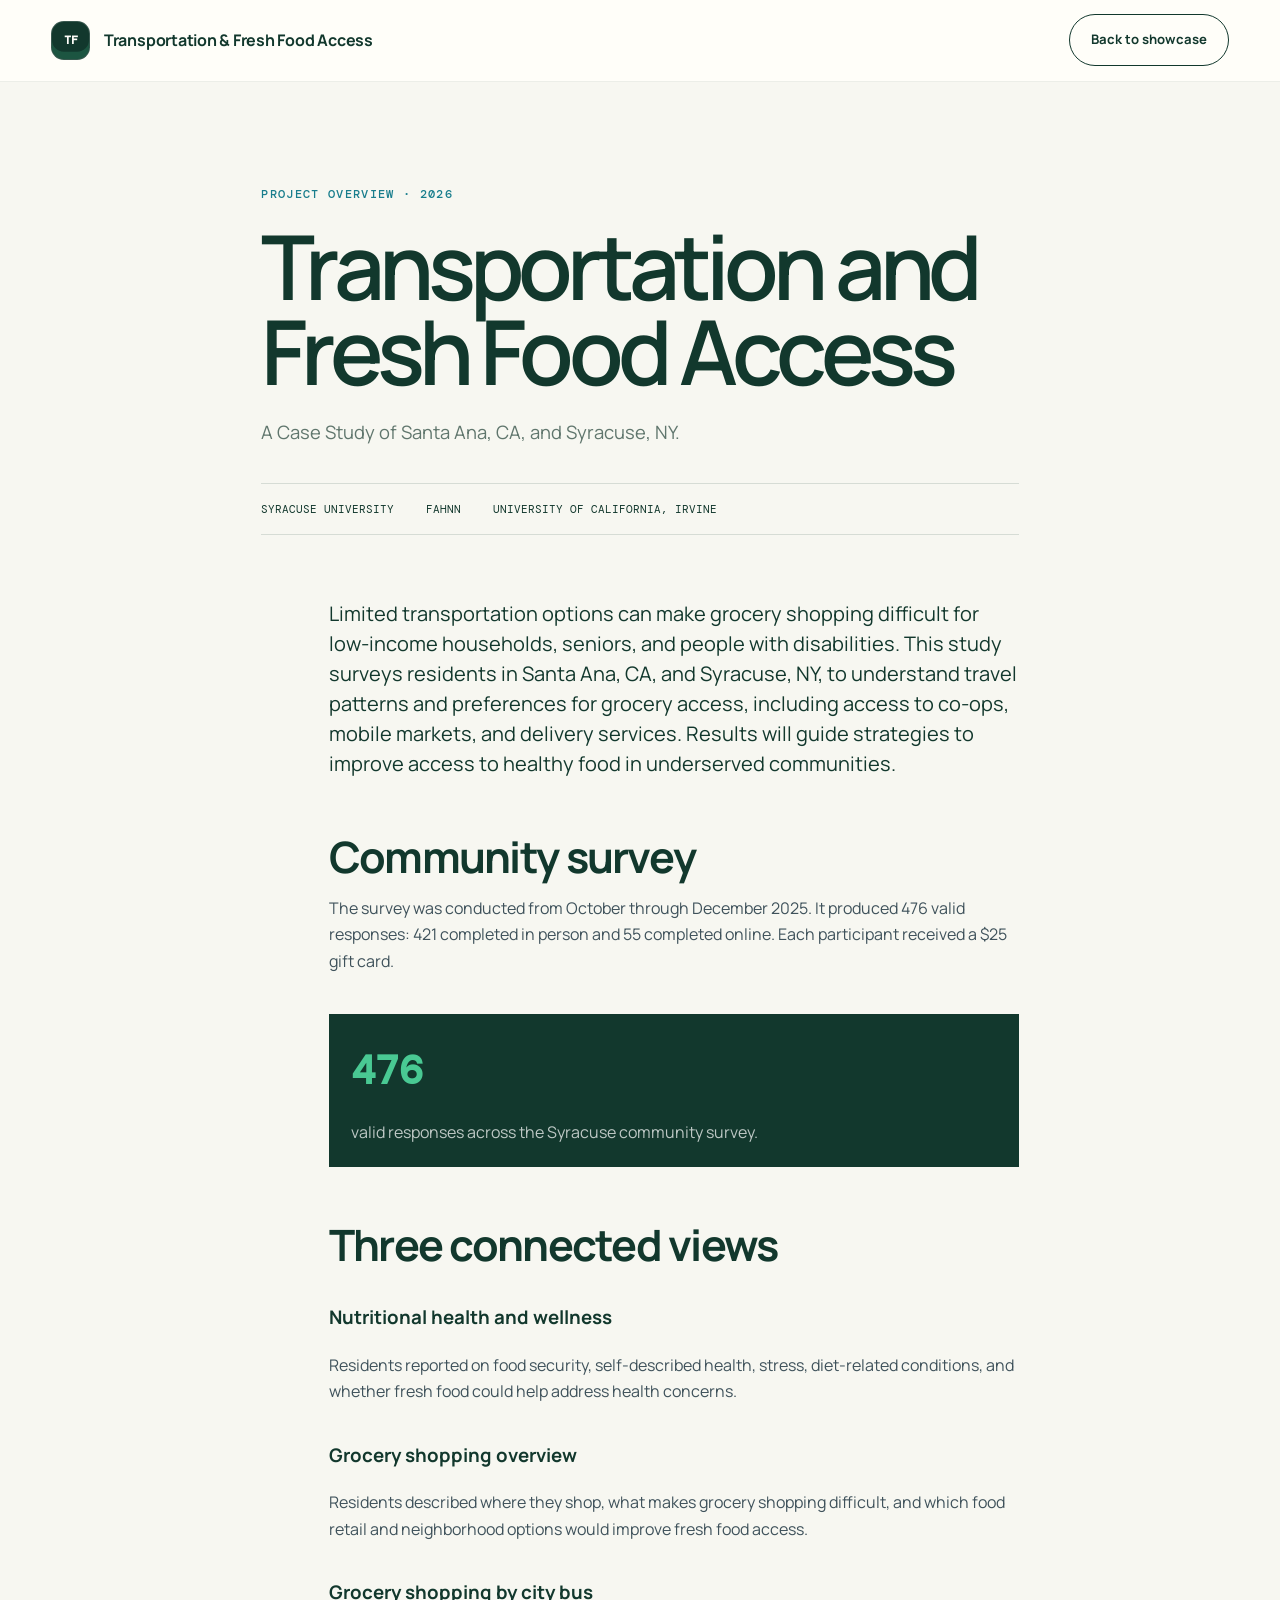
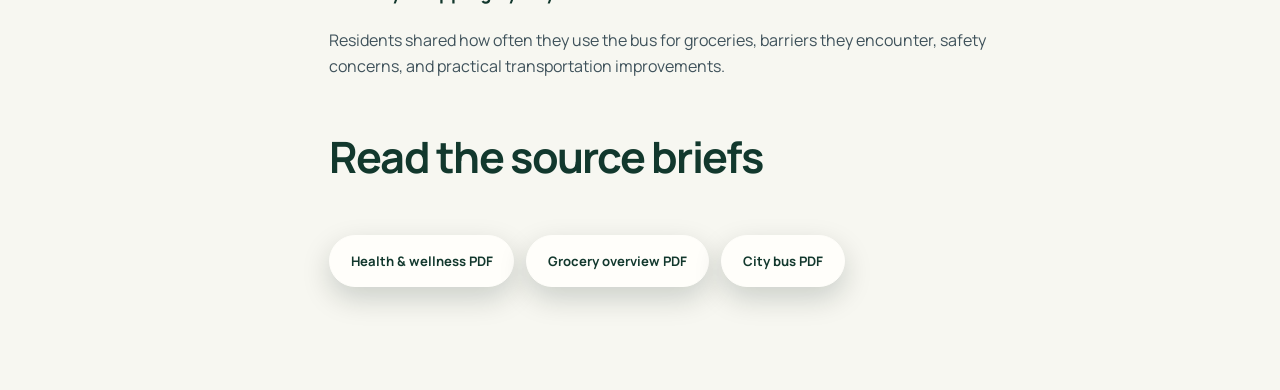
<file: reports/baseline.html>
<!doctype html>
<html lang="en">
  <head><meta charset="utf-8" /><meta name="viewport" content="width=device-width, initial-scale=1" /><meta name="description" content="Transportation and Fresh Food Access: A Case Study of Santa Ana, CA, and Syracuse, NY." /><title>Project Overview — Transportation and Fresh Food Access</title><link rel="stylesheet" href="../styles.css" /></head>
  <body class="report-page">
    <header class="site-header report-header"><a class="brand" href="../index.html"><span class="brand-mark" aria-hidden="true">TF</span><span>Transportation &amp; Fresh Food Access</span></a><a class="button button-ghost" href="../index.html#reports">Back to showcase</a></header>
    <main class="report-main">
      <p class="eyebrow report-kicker">Project overview · 2026</p><h1>Transportation and Fresh Food Access</h1><p class="report-deck">A Case Study of Santa Ana, CA, and Syracuse, NY.</p>
      <div class="report-byline"><span>Syracuse University</span><span>FAHNN</span><span>University of California, Irvine</span></div>
      <article class="report-content">
        <p class="report-lead">Limited transportation options can make grocery shopping difficult for low-income households, seniors, and people with disabilities. This study surveys residents in Santa Ana, CA, and Syracuse, NY, to understand travel patterns and preferences for grocery access, including access to co-ops, mobile markets, and delivery services. Results will guide strategies to improve access to healthy food in underserved communities.</p>
        <h2>Community survey</h2><p>The survey was conducted from October through December 2025. It produced 476 valid responses: 421 completed in person and 55 completed online. Each participant received a $25 gift card.</p>
        <div class="report-callout"><strong>476</strong><p>valid responses across the Syracuse community survey.</p></div>
        <h2>Three connected views</h2><h3>Nutritional health and wellness</h3><p>Residents reported on food security, self-described health, stress, diet-related conditions, and whether fresh food could help address health concerns.</p><h3>Grocery shopping overview</h3><p>Residents described where they shop, what makes grocery shopping difficult, and which food retail and neighborhood options would improve fresh food access.</p><h3>Grocery shopping by city bus</h3><p>Residents shared how often they use the bus for groceries, barriers they encounter, safety concerns, and practical transportation improvements.</p>
        <h2>Read the source briefs</h2><div class="report-actions"><a class="button button-primary" href="community-brief-health-wellness.pdf" download>Health & wellness PDF</a><a class="button button-primary" href="community-brief-grocery-shopping-overview.pdf" download>Grocery overview PDF</a><a class="button button-primary" href="community-brief-grocery-shopping-by-city-bus.pdf" download>City bus PDF</a></div>
      </article>
    </main>
  </body>
</html>
</file>
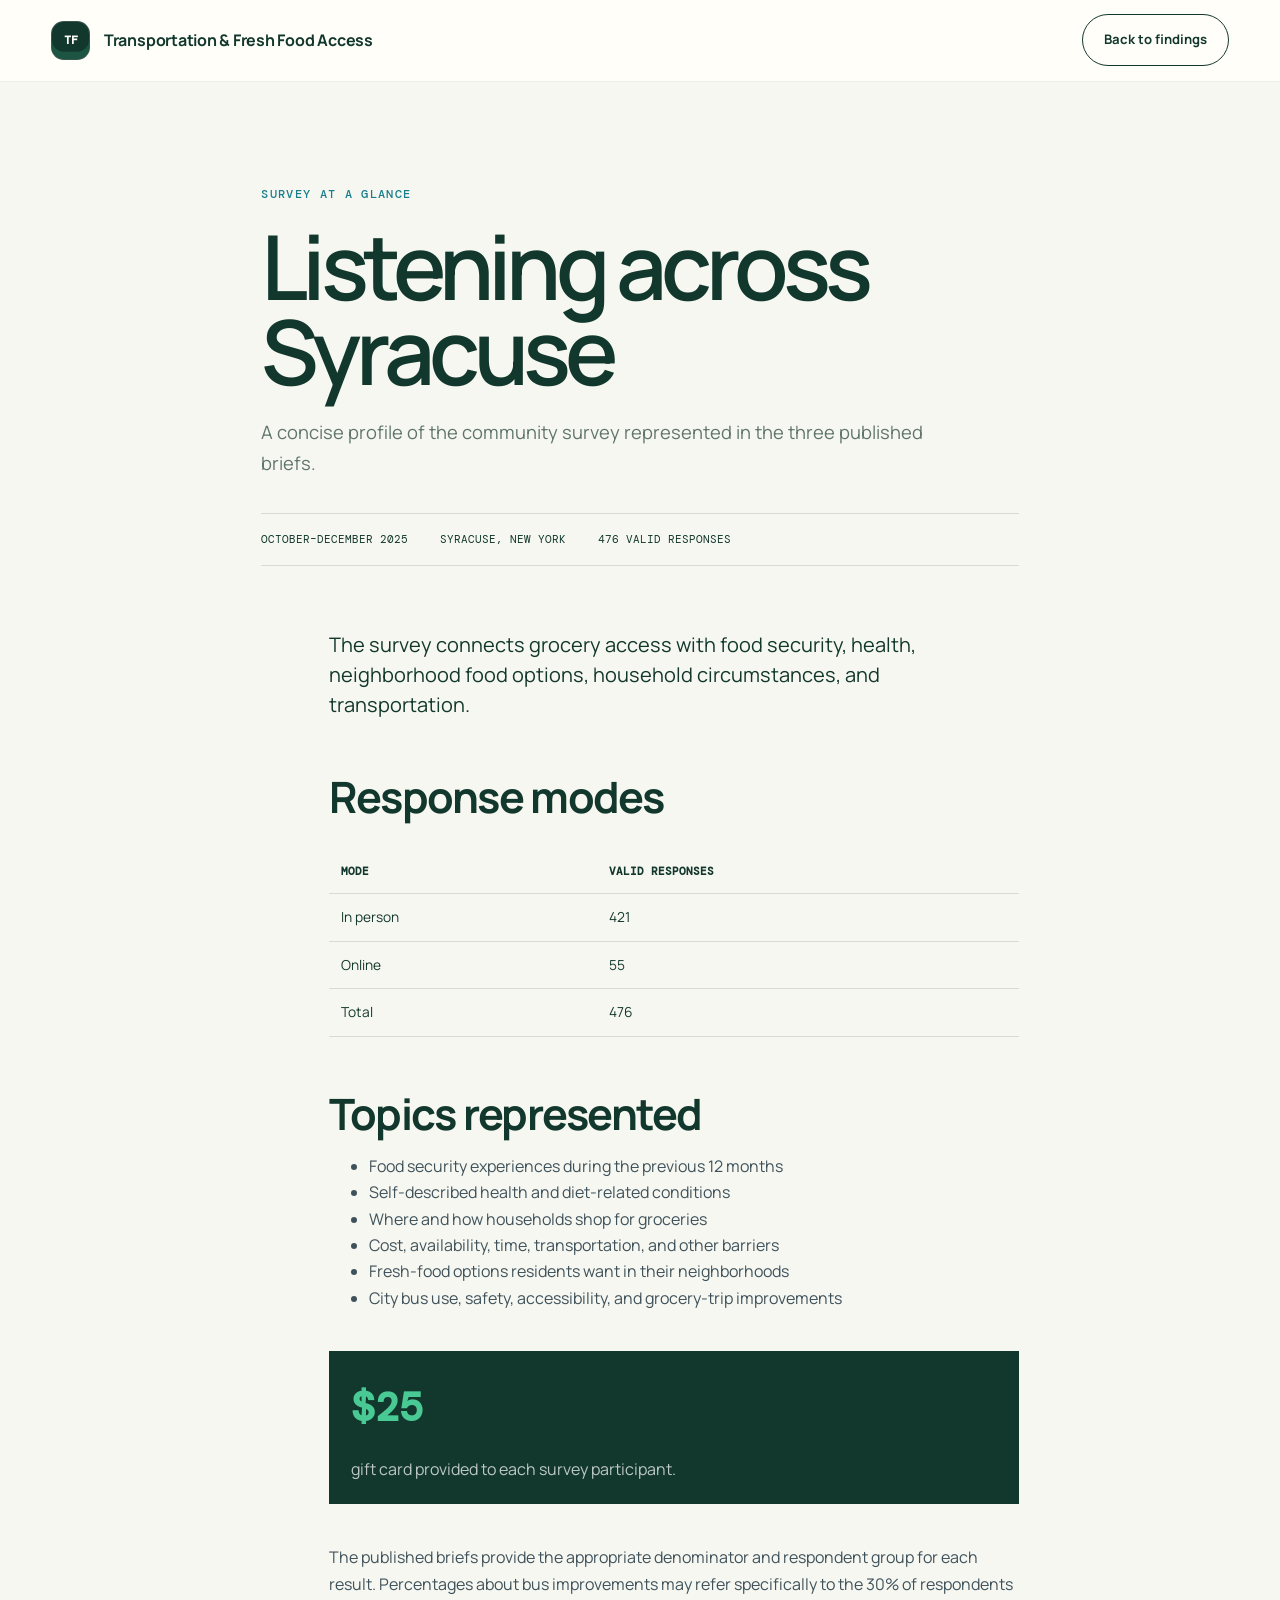
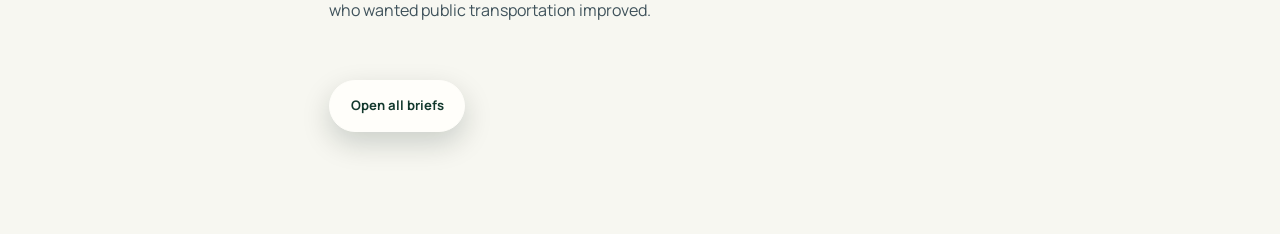
<file: reports/methods.html>
<!doctype html>
<html lang="en">
  <head><meta charset="utf-8" /><meta name="viewport" content="width=device-width, initial-scale=1" /><meta name="description" content="Syracuse survey snapshot for Transportation and Fresh Food Access." /><title>Survey at a Glance — Transportation and Fresh Food Access</title><link rel="stylesheet" href="../styles.css" /></head>
  <body class="report-page">
    <header class="site-header report-header"><a class="brand" href="../index.html"><span class="brand-mark" aria-hidden="true">TF</span><span>Transportation &amp; Fresh Food Access</span></a><a class="button button-ghost" href="../index.html#findings">Back to findings</a></header>
    <main class="report-main">
      <p class="eyebrow report-kicker">Survey at a glance</p><h1>Listening across Syracuse</h1><p class="report-deck">A concise profile of the community survey represented in the three published briefs.</p>
      <div class="report-byline"><span>October–December 2025</span><span>Syracuse, New York</span><span>476 valid responses</span></div>
      <article class="report-content">
        <p class="report-lead">The survey connects grocery access with food security, health, neighborhood food options, household circumstances, and transportation.</p>
        <h2>Response modes</h2><table class="report-table"><thead><tr><th>Mode</th><th>Valid responses</th></tr></thead><tbody><tr><td>In person</td><td>421</td></tr><tr><td>Online</td><td>55</td></tr><tr><td>Total</td><td>476</td></tr></tbody></table>
        <h2>Topics represented</h2><ul><li>Food security experiences during the previous 12 months</li><li>Self-described health and diet-related conditions</li><li>Where and how households shop for groceries</li><li>Cost, availability, time, transportation, and other barriers</li><li>Fresh-food options residents want in their neighborhoods</li><li>City bus use, safety, accessibility, and grocery-trip improvements</li></ul>
        <div class="report-callout"><strong>$25</strong><p>gift card provided to each survey participant.</p></div>
        <p>The published briefs provide the appropriate denominator and respondent group for each result. Percentages about bus improvements may refer specifically to the 30% of respondents who wanted public transportation improved.</p>
        <div class="report-actions"><a class="button button-primary" href="../index.html#reports">Open all briefs</a></div>
      </article>
    </main>
  </body>
</html>
</file>
<file: styles.css>
@import url("https://fonts.googleapis.com/css2?family=DM+Mono:wght@400;500&family=Manrope:wght@400;500;600;700&family=Newsreader:ital,opsz,wght@1,6..72,500&display=swap");

:root {
  --ink: #12382d;
  --ink-soft: #315b4c;
  --paper: #f7f7f1;
  --white: #fffefa;
  --cyan: #49c993;
  --lime: #d9ee67;
  --sun: #f7c74f;
  --coral: #ef7657;
  --line: rgba(18, 56, 45, 0.14);
  --muted: #60766d;
  --max: 1240px;
  --gutter: clamp(1.25rem, 4vw, 4.5rem);
  --radius: 1.6rem;
  --shadow: 0 1.2rem 3.5rem rgba(18, 56, 45, 0.11);
}

* { box-sizing: border-box; }

html { scroll-behavior: smooth; }

body {
  margin: 0;
  background: var(--paper);
  color: var(--ink);
  font-family: "Manrope", system-ui, sans-serif;
  font-size: 1rem;
  line-height: 1.65;
  text-rendering: optimizeLegibility;
}

body.menu-open { overflow: hidden; }

img, svg { display: block; max-width: 100%; }
a { color: inherit; }
button { font: inherit; }

.sr-only {
  position: absolute;
  width: 1px;
  height: 1px;
  padding: 0;
  margin: -1px;
  overflow: hidden;
  clip: rect(0, 0, 0, 0);
  white-space: nowrap;
  border: 0;
}

.skip-link {
  position: fixed;
  z-index: 100;
  top: 0.75rem;
  left: 0.75rem;
  padding: 0.65rem 0.9rem;
  background: var(--lime);
  color: var(--ink);
  transform: translateY(-160%);
}

.skip-link:focus { transform: translateY(0); }

.site-header {
  position: sticky;
  z-index: 20;
  top: 0;
  display: flex;
  align-items: center;
  justify-content: space-between;
  min-height: 4.75rem;
  padding: 0 var(--gutter);
  background: rgba(255, 254, 250, 0.9);
  border-bottom: 1px solid transparent;
  backdrop-filter: blur(14px);
  transition: border-color 180ms ease;
}

.site-header.scrolled { border-color: var(--line); box-shadow: 0 0.5rem 1.5rem rgba(23, 59, 47, 0.06); }

.brand {
  display: inline-flex;
  align-items: center;
  gap: 0.7rem;
  font-size: 0.88rem;
  font-weight: 700;
  letter-spacing: 0.02em;
  text-decoration: none;
}

.brand-mark {
  display: grid;
  place-items: center;
  width: 2.2rem;
  height: 2.2rem;
  background: linear-gradient(145deg, #1d6b4e, #2d8b61);
  color: var(--white);
  border-radius: 50%;
  font-family: "DM Mono", monospace;
  font-size: 0.72rem;
}

.brand-icon {
  width: 1.55rem;
  height: 1.55rem;
  overflow: visible;
  fill: none;
  stroke: var(--white);
  stroke-linecap: round;
  stroke-linejoin: round;
  stroke-width: 1.8;
}

.brand-icon-fruit {
  fill: #e84b3c;
  stroke: #ff9a86;
}

.brand-icon-leaf {
  fill: var(--lime);
  stroke: var(--lime);
}

.site-nav { display: flex; gap: clamp(1.1rem, 2.5vw, 2.5rem); }

.site-nav a {
  position: relative;
  font-size: 0.82rem;
  font-weight: 600;
  text-decoration: none;
}

.site-nav a::after {
  position: absolute;
  right: 0;
  bottom: -0.35rem;
  left: 0;
  height: 2px;
  background: var(--cyan);
  content: "";
  transform: scaleX(0);
  transform-origin: right;
  transition: transform 180ms ease;
}

.site-nav a:hover::after, .site-nav a:focus-visible::after { transform: scaleX(1); transform-origin: left; }

.menu-button { display: none; }

.hero {
  position: relative;
  display: grid;
  align-items: center;
  min-height: min(46rem, calc(100svh - 4.75rem));
  overflow: hidden;
  padding: clamp(5rem, 10vw, 8rem) var(--gutter);
  background: linear-gradient(135deg, #123d30 0%, #1d6248 58%, #2b7b54 100%);
  color: var(--white);
}

.hero::before, .hero::after { position: absolute; border-radius: 50%; content: ""; pointer-events: none; }
.hero::before { top: -15rem; right: -7rem; width: 36rem; height: 36rem; background: rgba(216, 233, 110, 0.13); }
.hero::after { right: 22%; bottom: -18rem; width: 30rem; height: 30rem; border: 5rem solid rgba(83, 197, 143, 0.12); }
.hero-copy { position: relative; z-index: 1; width: min(100%, var(--max)); margin: 0 auto; }

.eyebrow {
  margin: 0 0 1.2rem;
  font-family: "DM Mono", monospace;
  font-size: 0.76rem;
  font-weight: 500;
  letter-spacing: 0.11em;
  text-transform: uppercase;
}

.hero h1 {
  max-width: 15ch;
  margin: 0;
  font-size: clamp(3rem, 7vw, 6.8rem);
  font-weight: 600;
  letter-spacing: -0.068em;
  line-height: 0.95;
}

.hero-subtitle {
  max-width: 42rem;
  margin: 1.35rem 0 0;
  color: #e7f2af;
  font-family: "Newsreader", Georgia, serif;
  font-size: clamp(1.55rem, 3vw, 2.5rem);
  font-weight: 500;
  line-height: 1.08;
}

.hero h1 em {
  color: #137c64;
  font-family: "Newsreader", Georgia, serif;
  font-weight: 500;
}

.hero-actions { display: flex; flex-wrap: wrap; gap: 0.8rem; margin-top: 2.2rem; }

.button {
  display: inline-flex;
  align-items: center;
  justify-content: center;
  gap: 1.2rem;
  min-height: 3rem;
  padding: 0.72rem 1.1rem;
  border: 1px solid var(--ink);
  border-radius: 999px;
  font-size: 0.82rem;
  font-weight: 700;
  text-decoration: none;
  transition: transform 180ms ease, background 180ms ease, color 180ms ease;
}

.button:hover { transform: translateY(-2px); }
.button-primary { background: var(--white); color: var(--ink); border-color: var(--white); }
.button-primary:hover { background: var(--lime); border-color: var(--lime); }
.button-ghost:hover { background: rgba(255, 255, 255, 0.12); }
.hero .button-ghost { color: var(--white); border-color: rgba(255, 255, 255, 0.55); }

.section {
  display: grid;
  grid-template-columns: 4rem minmax(0, 0.8fr) minmax(0, 1.2fr);
  gap: clamp(1.25rem, 4vw, 4rem);
  max-width: var(--max);
  margin: 0 auto;
  padding: clamp(5rem, 10vw, 9rem) var(--gutter);
  border-top: 0;
}

.section-index { display: grid; place-items: center; width: 2.4rem; height: 2.4rem; color: var(--ink); background: var(--lime); border-radius: 50%; font-family: "DM Mono", monospace; font-size: 0.7rem; }
.section-heading h2 { max-width: 13ch; margin: 0; color: #215a43; font-size: clamp(2.2rem, 4.7vw, 4.4rem); font-weight: 600; letter-spacing: -0.055em; line-height: 1; }
.overview-body { padding-top: 0.25rem; }
.overview-body p { max-width: 42rem; color: var(--muted); }
.overview-body .lead { margin-top: 0; color: var(--ink); font-size: clamp(1.2rem, 2vw, 1.55rem); line-height: 1.45; }
.participation-note { max-width: 42rem; margin-top: 2rem; padding: 1.3rem 1.4rem; background: #e7f4e9; color: var(--ink); border: 1px solid rgba(37, 109, 73, 0.18); border-left: 0.4rem solid var(--coral); border-radius: 0 var(--radius) var(--radius) 0; }
.participation-note span { color: #a74730; font-family: "DM Mono", monospace; font-size: 0.7rem; font-weight: 500; letter-spacing: 0.08em; text-transform: uppercase; }
.participation-note p { margin: 0.55rem 0 0; color: var(--ink); font-size: 1rem; }
.study-facts { display: grid; grid-template-columns: repeat(3, 1fr); gap: 1rem; margin: 3rem 0 0; }
.study-facts div { padding: 1rem; background: var(--white); border: 1px solid var(--line); border-radius: 0.85rem; }
.study-facts dt { font-family: "DM Mono", monospace; font-size: 0.68rem; letter-spacing: 0.08em; text-transform: uppercase; }
.study-facts dd { margin: 0.45rem 0 0; font-weight: 700; }
.study-facts .fact-note { display: block; margin-top: 0.35rem; color: var(--muted); font-size: 0.82rem; font-weight: 500; line-height: 1.4; }

.team { scroll-margin-top: 4.75rem; }
.team-grid { display: grid; grid-column: 3; gap: 2.75rem; }
.team-group { min-width: 0; }
.team-group-title { margin: 0 0 1rem; padding-bottom: 0.7rem; border-bottom: 2px solid var(--cyan); color: #215a43; font-size: clamp(1.3rem, 2.4vw, 2rem); letter-spacing: -0.035em; line-height: 1.1; }
.team-stack { display: grid; gap: 1rem; }
.team-card { display: grid; grid-template-columns: minmax(8.5rem, 0.8fr) minmax(0, 1.2fr); min-height: 15rem; overflow: hidden; background: var(--white); border: 1px solid var(--line); border-top: 0.35rem solid var(--cyan); border-radius: var(--radius); box-shadow: var(--shadow); }
.team-card-community { border-top-color: var(--coral); }
.team-card-student { border-top-color: var(--sun); }
.team-card > img { width: 100%; height: 100%; min-height: 15rem; object-fit: cover; object-position: center; }
.team-card > img.team-photo-rhonda { object-position: 53% center; }
.team-logo-frame { display: grid; place-items: center; min-height: 15rem; padding: clamp(1.5rem, 4vw, 3rem); background: #f8f8f4; }
.team-logo-frame img { width: 100%; max-width: 20rem; max-height: 11rem; object-fit: contain; }
.team-card-body { display: flex; flex-direction: column; align-items: flex-start; padding: 1.35rem; }
.team-role { margin: 0 0 0.75rem; color: #137c64; font-family: "DM Mono", monospace; font-size: 0.7rem; font-weight: 500; letter-spacing: 0.07em; text-transform: uppercase; }
.team-card h4 { margin: 0; font-size: clamp(1.25rem, 2.1vw, 1.7rem); line-height: 1.1; }
.team-card-body > p:not(.team-role) { margin: 0.8rem 0 1rem; color: var(--muted); font-size: 0.84rem; line-height: 1.5; }
.team-card a { margin-top: auto; font-size: 0.76rem; font-weight: 700; text-underline-offset: 0.25rem; }

.findings {
  max-width: none;
  background: linear-gradient(145deg, #123d30, #1b5541);
  color: var(--white);
  grid-template-columns: minmax(0, 4rem) minmax(0, 0.65fr) minmax(0, 1.35fr);
  padding-right: max(var(--gutter), calc((100vw - var(--max)) / 2 + var(--gutter)));
  padding-left: max(var(--gutter), calc((100vw - var(--max)) / 2 + var(--gutter)));
  border-top: 0;
}

.light { color: rgba(255, 255, 255, 0.5); }
.section-index.light { color: var(--ink); background: var(--cyan); }
.section-heading.light h2 { color: var(--white); }
.findings-content { grid-column: 3; min-width: 0; }
.findings-intro { max-width: 58rem; margin-bottom: 2.4rem; color: rgba(255, 255, 255, 0.72); }
.findings-intro > p:first-child { max-width: 50rem; margin-top: 0; font-size: clamp(1.05rem, 1.7vw, 1.28rem); }
.findings-sample { font-family: "DM Mono", monospace; font-size: 0.7rem; letter-spacing: 0.03em; text-transform: uppercase; }
.findings-jump { display: flex; flex-wrap: wrap; gap: 0.55rem; margin-top: 1.5rem; }
.findings-jump a { padding: 0.6rem 0.9rem; border: 1px solid rgba(255, 255, 255, 0.3); color: var(--white); border-radius: 999px; font-size: 0.78rem; font-weight: 700; text-decoration: none; transition: background 180ms ease, color 180ms ease; }
.findings-jump a:hover, .findings-jump a:focus-visible { background: var(--cyan); color: var(--ink); }

.finding-brief { scroll-margin-top: 6rem; overflow: hidden; background: var(--paper); color: var(--ink); border-top: 0.45rem solid var(--cyan); border-radius: var(--radius); box-shadow: 0 1.5rem 3.5rem rgba(6, 31, 22, 0.2); }
.finding-brief + .finding-brief { margin-top: 1.25rem; }
.finding-brief-grocery { border-top-color: var(--lime); }
.finding-brief-bus { border-top-color: var(--sun); }
.brief-header { display: grid; grid-template-columns: minmax(15rem, 0.8fr) minmax(18rem, 1.2fr); gap: clamp(1.5rem, 4vw, 4rem); padding: clamp(1.6rem, 3vw, 2.5rem); border-bottom: 1px solid var(--line); }
.brief-number { margin: 0 0 0.8rem; color: #137c64; font-family: "DM Mono", monospace; font-size: 0.68rem; letter-spacing: 0.08em; text-transform: uppercase; }
.brief-header h3 { margin: 0; font-size: clamp(1.8rem, 3.8vw, 3.3rem); letter-spacing: -0.05em; line-height: 1; }
.brief-header > p { max-width: 38rem; margin: 0; color: var(--muted); font-size: 0.93rem; }

.brief-highlights { display: grid; grid-template-columns: repeat(3, 1fr); gap: 1px; background: var(--line); }
.brief-highlights div { min-height: 11rem; padding: clamp(1.15rem, 2.4vw, 1.8rem); background: var(--white); }
.brief-highlights strong { display: block; color: #137c64; font-family: "DM Mono", monospace; font-size: clamp(2.2rem, 4vw, 3.7rem); line-height: 1; }
.finding-brief-grocery .brief-highlights strong { color: #547619; }
.finding-brief-bus .brief-highlights strong { color: #a85a00; }
.brief-highlights span { display: block; max-width: 16rem; margin-top: 0.75rem; font-weight: 700; line-height: 1.35; }

.brief-details { display: grid; grid-template-columns: repeat(2, minmax(0, 1fr)); gap: 1px; background: var(--line); border-top: 1px solid var(--line); }
.brief-details section { padding: clamp(1.4rem, 3vw, 2.2rem); background: var(--paper); }
.detail-label { margin: 0 0 1.15rem; font-family: "DM Mono", monospace; font-size: 0.72rem; font-weight: 500; letter-spacing: 0.07em; text-transform: uppercase; }
.detail-copy { margin: 0 0 1.25rem; color: var(--muted); font-size: 0.9rem; }
.detail-copy strong { color: var(--ink); }
.metric-list, .compact-metrics { display: grid; gap: 0; margin: 0; padding: 0; list-style: none; }
.metric-list li, .compact-metrics li { display: grid; grid-template-columns: minmax(0, 1fr) auto; gap: 1rem; align-items: baseline; padding: 0.68rem 0; border-bottom: 1px solid var(--line); }
.metric-list span, .compact-metrics span { color: var(--ink-soft); font-size: 0.84rem; line-height: 1.35; }
.metric-list strong, .compact-metrics strong { color: #137c64; font-family: "DM Mono", monospace; font-size: 0.84rem; }
.finding-brief-grocery .metric-list strong, .finding-brief-grocery .compact-metrics strong { color: #547619; }
.finding-brief-bus .metric-list strong, .finding-brief-bus .compact-metrics strong { color: #a85a00; }
.metric-context { margin: 0 0 0.85rem; padding: 0.72rem 0.85rem; background: #f3f8f5; border-left: 3px solid #137c64; border-radius: 0 0.55rem 0.55rem 0; color: var(--ink-soft); font-size: 0.78rem; line-height: 1.5; }
.metric-context strong { display: block; margin-bottom: 0.12rem; color: var(--ink); font-family: "DM Mono", monospace; font-size: 0.66rem; font-weight: 500; letter-spacing: 0.055em; text-transform: uppercase; }
.finding-brief-grocery .metric-context { background: #f6f8ee; border-left-color: #769334; }
.finding-brief-bus .metric-context { background: #fff6e9; border-left-color: #d17b18; }
.report-list { display: grid; gap: 1rem; background: transparent; }
.report-item { position: relative; overflow: hidden; padding: clamp(1.4rem, 3vw, 2.1rem); background: var(--white); border: 1px solid var(--line); border-radius: var(--radius); box-shadow: var(--shadow); transition: transform 180ms ease, box-shadow 180ms ease; }
.report-item:hover { transform: translateY(-3px); box-shadow: 0 1.4rem 3.2rem rgba(23, 59, 47, 0.14); }
.report-item::after { position: absolute; top: 0; bottom: 0; left: 0; width: 0.3rem; background: var(--cyan); content: ""; transform: scaleY(0); transition: transform 180ms ease; }
.report-item:hover::after { transform: scaleY(1); }
.report-meta { display: flex; justify-content: space-between; gap: 1rem; color: var(--muted); font-family: "DM Mono", monospace; font-size: 0.67rem; letter-spacing: 0.06em; text-transform: uppercase; }
.report-item h3 { margin: 1rem 0 0.6rem; font-size: clamp(1.2rem, 2vw, 1.55rem); line-height: 1.25; }
.report-item p { max-width: 40rem; margin: 0; color: var(--muted); font-size: 0.9rem; }
.report-item a { display: inline-block; margin-top: 1.25rem; font-size: 0.82rem; font-weight: 700; text-decoration-thickness: 1px; text-underline-offset: 0.25rem; }

.gallery { grid-template-columns: 4rem minmax(0, 0.55fr) minmax(0, 1.45fr); }
.gallery-grid { display: grid; grid-template-columns: minmax(0, 0.72fr) minmax(0, 1.28fr); gap: 1rem; align-items: start; }
.gallery-card { padding: 0; overflow: hidden; background: var(--ink); color: var(--white); border: 0; border-radius: var(--radius); box-shadow: var(--shadow); cursor: zoom-in; text-align: left; }
.gallery-card img { width: 100%; object-fit: cover; transition: transform 350ms ease; }
.gallery-card-portrait img { aspect-ratio: 4 / 5; object-position: center 62%; }
.gallery-card-landscape img { aspect-ratio: 16 / 9; }
.gallery-card:hover img { transform: scale(1.02); }
.gallery-card:focus-visible { outline: 3px solid #147c8b; outline-offset: 4px; }
.gallery-card span { display: flex; gap: 1rem; align-items: baseline; padding: 1rem 1.1rem; font-size: 0.78rem; }
.gallery-card strong { color: var(--cyan); font-family: "DM Mono", monospace; font-size: 0.67rem; }

.acknowledgments { padding: clamp(4.5rem, 9vw, 8rem) var(--gutter); background: linear-gradient(135deg, #edf7e8, #dcefe2); color: var(--ink); border-top: 1px solid rgba(23, 59, 47, 0.1); }
.acknowledgments-inner { display: grid; grid-template-columns: minmax(15rem, 0.8fr) minmax(22rem, 1.2fr); gap: clamp(2.5rem, 8vw, 8rem); max-width: var(--max); margin: 0 auto; }
.acknowledgments .eyebrow { margin-bottom: 1.5rem; color: var(--ink); }
.acknowledgments h2 { max-width: 10ch; margin: 0; color: #215a43; font-size: clamp(2.6rem, 5vw, 4.9rem); font-weight: 600; letter-spacing: -0.06em; line-height: 0.98; }
.acknowledgments-inner > p { max-width: 42rem; margin: 3.7rem 0 0; color: var(--ink-soft); font-size: clamp(1.15rem, 2.1vw, 1.6rem); line-height: 1.6; }
.acknowledgments strong { color: var(--ink); }

.site-footer { display: flex; justify-content: space-between; gap: 2rem; padding: 1.5rem var(--gutter); background: #0d2c23; color: rgba(255, 255, 255, 0.65); font-family: "DM Mono", monospace; font-size: 0.67rem; }
.site-footer p { margin: 0; }
.site-footer span { color: var(--cyan); }

.lightbox { width: min(90vw, 70rem); padding: 0; overflow: hidden; background: var(--ink); color: var(--white); border: 0; border-radius: var(--radius); box-shadow: 0 2rem 5rem rgba(0, 0, 0, 0.45); }
.lightbox::backdrop { background: rgba(2, 10, 14, 0.85); backdrop-filter: blur(5px); }
.lightbox img { width: 100%; max-height: 76vh; object-fit: contain; }
.lightbox p { margin: 0; padding: 1rem 1.25rem; font-size: 0.85rem; }
.lightbox-close { position: absolute; top: 0.75rem; right: 0.75rem; display: grid; place-items: center; width: 2.5rem; height: 2.5rem; background: var(--white); color: var(--ink); border: 0; border-radius: 50%; cursor: pointer; font-size: 1.5rem; }

.report-page { background: var(--paper); }
.report-header { position: static; }
.report-main { max-width: 860px; margin: 0 auto; padding: clamp(3.5rem, 8vw, 7rem) var(--gutter); }
.report-kicker { color: #187d8c; }
.report-main h1 { max-width: 13ch; margin: 0; font-size: clamp(2.9rem, 7vw, 5.8rem); font-weight: 600; letter-spacing: -0.065em; line-height: 0.95; }
.report-deck { max-width: 44rem; margin: 1.5rem 0 0; color: var(--muted); font-size: 1.15rem; }
.report-byline { display: flex; flex-wrap: wrap; gap: 0.75rem 2rem; margin: 2.2rem 0 4rem; padding: 1rem 0; border-block: 1px solid var(--line); font-family: "DM Mono", monospace; font-size: 0.69rem; text-transform: uppercase; }
.report-content { max-width: 690px; margin-left: auto; }
.report-content h2 { margin: 3.4rem 0 1rem; font-size: clamp(1.8rem, 4vw, 2.7rem); letter-spacing: -0.04em; line-height: 1.05; }
.report-content h3 { margin-top: 2.2rem; }
.report-content p, .report-content li { color: #3f525b; }
.report-content .report-lead { color: var(--ink); font-size: 1.25rem; line-height: 1.5; }
.report-callout { margin: 2.5rem 0; padding: 1.4rem; background: var(--ink); color: var(--white); }
.report-callout strong { display: block; color: var(--cyan); font-family: "DM Mono", monospace; font-size: 2.5rem; }
.report-callout p { margin-bottom: 0; color: rgba(255, 255, 255, 0.72); }
.report-table { width: 100%; margin: 2rem 0; border-collapse: collapse; font-size: 0.86rem; }
.report-table th, .report-table td { padding: 0.75rem; border-bottom: 1px solid var(--line); text-align: left; }
.report-table th { font-family: "DM Mono", monospace; font-size: 0.67rem; text-transform: uppercase; }
.report-actions { display: flex; flex-wrap: wrap; gap: 0.75rem; margin-top: 3.5rem; }

/* Visual refresh: a warm, civic-research editorial system inspired by routes and fresh food. */
body {
  background:
    radial-gradient(circle at 8% 18%, rgba(217, 238, 103, 0.12), transparent 24rem),
    var(--paper);
}

.site-header {
  min-height: 5.1rem;
  background: rgba(255, 254, 250, 0.92);
  border-bottom-color: rgba(18, 56, 45, 0.08);
}

.site-header.scrolled { box-shadow: 0 0.8rem 2.4rem rgba(18, 56, 45, 0.08); }
.brand {
  gap: 0.85rem;
  font-size: clamp(1rem, 1.15vw, 1.12rem);
  font-weight: 700;
  letter-spacing: -0.015em;
}
.brand-mark {
  width: 2.45rem;
  height: 2.45rem;
  background: var(--ink);
  border: 1px solid rgba(255, 255, 255, 0.16);
  border-radius: 0.8rem;
  box-shadow: inset 0 -0.45rem 0 rgba(73, 201, 147, 0.2);
}
.site-nav { align-items: center; gap: 0.35rem; }
.site-nav a {
  padding: 0.68rem 0.88rem;
  border-radius: 999px;
  font-size: clamp(0.92rem, 1vw, 1rem);
  font-weight: 700;
  letter-spacing: -0.01em;
}
.site-nav a::after { display: none; }
.site-nav a:hover, .site-nav a:focus-visible { background: #edf5ee; color: #166b4d; }

.hero {
  min-height: min(48rem, calc(100svh - 4.9rem));
  padding-block: clamp(4.5rem, 9vw, 7.5rem);
  background:
    linear-gradient(90deg, rgba(4, 33, 24, 0.32) 0%, rgba(4, 33, 24, 0.16) 55%, rgba(4, 33, 24, 0.28) 100%),
    url("assets/hero/transport-food-access-realistic.jpg?v=20260917-07") center center / cover no-repeat,
    #0d3a2d;
}
.hero::before {
  display: none;
}
.hero::after { display: none; }
.hero-copy {
  display: grid;
  grid-template-columns: 1fr;
}
.hero-message { min-width: 0; max-width: none; }
.hero h1 {
  max-width: none;
  font-size: clamp(2.65rem, 4.2vw, 4.25rem);
  letter-spacing: -0.035em;
  word-spacing: 0.13em;
  white-space: nowrap;
}
.hero-subtitle {
  max-width: none;
  color: #eff6b9;
  font-size: clamp(1.5rem, 2.5vw, 2.35rem);
  white-space: nowrap;
}
.hero-actions { margin-top: 2.5rem; }
.button { min-height: 3.25rem; padding-inline: 1.3rem; }
.button-primary { color: var(--ink); box-shadow: 0 0.7rem 1.8rem rgba(4, 29, 21, 0.18); }
.button-primary:hover { color: var(--ink); }

.section {
  position: relative;
  grid-template-columns: minmax(13rem, 0.55fr) minmax(0, 1.45fr);
  gap: clamp(1.4rem, 3.6vw, 3.5rem);
  padding-block: clamp(5rem, 8vw, 7.5rem);
}
.section-index {
  width: 2.7rem;
  height: 2.7rem;
  background: var(--lime);
  border: 1px solid rgba(18, 56, 45, 0.08);
  border-radius: 0.9rem;
  box-shadow: 0 0.7rem 1.5rem rgba(18, 56, 45, 0.09);
}
.section-heading h2 { font-size: clamp(2.35rem, 4.5vw, 4.5rem); text-wrap: balance; }
.overview-body .lead { font-size: clamp(1.25rem, 2vw, 1.6rem); }
.participation-note {
  padding: 1.45rem 1.55rem;
  background: linear-gradient(135deg, #eef8ec, #e5f3e9);
  border: 0;
  border-left: 0.45rem solid var(--coral);
  box-shadow: 0 0.9rem 2.2rem rgba(18, 56, 45, 0.08);
}
.study-facts { gap: 0.8rem; margin-top: 2rem; }
.study-facts div {
  min-height: 7.8rem;
  padding: 1.2rem;
  background: var(--white);
  border: 1px solid rgba(18, 56, 45, 0.1);
  border-top: 0.28rem solid var(--cyan);
  box-shadow: 0 0.8rem 2rem rgba(18, 56, 45, 0.06);
}
.study-facts div:nth-child(2) { border-top-color: var(--sun); }
.study-facts div:nth-child(3) { border-top-color: var(--coral); }

.team {
  max-width: none;
  background:
    radial-gradient(circle at 8% 18%, rgba(73, 201, 147, 0.16), transparent 18rem),
    radial-gradient(circle at 92% 78%, rgba(247, 199, 79, 0.16), transparent 22rem),
    linear-gradient(180deg, #edf6ef, #f7f7f1);
  padding-right: max(var(--gutter), calc((100vw - var(--max)) / 2 + var(--gutter)));
  padding-left: max(var(--gutter), calc((100vw - var(--max)) / 2 + var(--gutter)));
}
.team .section-heading { grid-column: 1 / -1; }
.team-grid {
  grid-column: 1 / -1;
  grid-template-columns: minmax(0, 1fr);
  gap: 2rem;
  align-items: start;
}
.team-group {
  position: relative;
  overflow: hidden;
  padding: 1.15rem;
  border: 1px solid rgba(18, 56, 45, 0.12);
  border-radius: 2rem;
  box-shadow: 0 1rem 2.5rem rgba(18, 56, 45, 0.07);
}
.team-group:nth-child(1) {
  background: linear-gradient(155deg, #dff4e7, #f2fbf5 75%);
  border-color: rgba(35, 148, 105, 0.22);
}
.team-group:nth-child(2) {
  background: linear-gradient(155deg, #ffe8de, #fff8f4 75%);
  border-color: rgba(239, 118, 87, 0.25);
}
.team-group:nth-child(3) {
  background: linear-gradient(155deg, #fff0b8, #fff9e9 75%);
  border-color: rgba(205, 153, 32, 0.28);
}
.team-group:nth-child(1) .team-stack { grid-template-columns: repeat(2, minmax(0, 1fr)); }
.team-group:nth-child(2) .team-stack { grid-template-columns: repeat(2, minmax(0, 1fr)); }
.team-group:nth-child(3) .team-stack { grid-template-columns: repeat(2, minmax(0, 1fr)); }
.team-group::after {
  position: absolute;
  right: -5rem;
  bottom: -5rem;
  width: 11rem;
  height: 11rem;
  background: rgba(35, 148, 105, 0.08);
  border-radius: 50%;
  content: "";
  pointer-events: none;
}
.team-group:nth-child(2)::after { background: rgba(239, 118, 87, 0.09); }
.team-group:nth-child(3)::after { background: rgba(247, 199, 79, 0.14); }
.team-group-title,
.team-stack {
  position: relative;
  z-index: 1;
  align-items: stretch;
}
.team-group-title {
  display: flex;
  align-items: center;
  gap: 0.7rem;
  margin: 0;
  padding: 0.35rem 0.25rem 1.1rem;
  border: 0;
  font-size: clamp(1.55rem, 2.5vw, 2.25rem);
  white-space: nowrap;
}
.team-group:nth-child(1) .team-group-title { color: #146446; }
.team-group:nth-child(2) .team-group-title { color: #963e2c; }
.team-group:nth-child(3) .team-group-title { color: #745300; }
.team-group-title::before { display: none; content: ""; }
.team-group:nth-child(2) .team-group-title::before { background: var(--coral); }
.team-group:nth-child(3) .team-group-title::before { background: var(--sun); }
.team-card {
  grid-template-columns: 1fr;
  min-height: 0;
  overflow: hidden;
  background: rgba(255, 254, 250, 0.94);
  border: 1px solid rgba(18, 56, 45, 0.1);
  border-top: 0;
  border-radius: 1.35rem;
  box-shadow: 0 0.85rem 2.25rem rgba(18, 56, 45, 0.08);
  transition: transform 180ms ease, box-shadow 180ms ease;
}
.team-card:hover { transform: translateY(-3px); box-shadow: 0 1.2rem 2.7rem rgba(18, 56, 45, 0.12); }
.team-card::before { grid-column: 1 / -1; height: 0.32rem; background: var(--cyan); content: ""; }
.team-card-community::before { background: var(--coral); }
.team-card-student::before { background: var(--sun); }
.team-card-pi,
.team-card-community,
.team-card-student {
  grid-template-columns: clamp(8rem, 11vw, 10.5rem) minmax(0, 1fr);
}
.team-card-rhonda {
  grid-template-columns: clamp(9.5rem, 13vw, 12rem) minmax(0, 1fr);
}
.team-card.team-card-pi > img {
  width: 100%;
  height: 100%;
  aspect-ratio: auto;
}
.team-card.team-card-community > img,
.team-card.team-card-student > img {
  align-self: stretch;
  width: 100%;
  height: 100%;
  aspect-ratio: auto;
  object-position: center top;
}
.team-card.team-card-community > img.team-photo-rhonda {
  height: 100%;
  aspect-ratio: auto;
  object-fit: contain;
  object-position: center;
}
.team-card-pi .team-card-body,
.team-card-community .team-card-body,
.team-card-student .team-card-body {
  min-height: 11.25rem;
  padding: 1.15rem;
}
.team-card-logo .team-logo-frame {
  align-self: stretch;
  height: 100%;
  min-height: 11.25rem;
  aspect-ratio: auto;
  padding: 1rem;
}
.team-card > img {
  height: auto;
  min-height: 0;
  aspect-ratio: 1 / 1;
  object-fit: cover;
  object-position: center;
  transition: filter 350ms ease;
}
.team-card > img.team-photo-rhonda {
  aspect-ratio: 16 / 10;
  object-position: center;
}
.team-card > img.team-photo-jean { object-position: center top; }
.team-card:hover > img { filter: saturate(1.04); }
.team-logo-frame { min-height: 10.5rem; padding: 1.6rem; }
.team-logo-frame img { transition: transform 350ms ease; }
.team-card-logo:hover .team-logo-frame img { transform: scale(1.035); }
.team-card-body { min-height: 13.5rem; padding: 1.35rem; }
.team-card h4 { font-size: clamp(1.2rem, 1.8vw, 1.5rem); }
.team-role {
  display: inline-flex;
  padding: 0.3rem 0.58rem;
  background: #e1f5e9;
  border-radius: 999px;
  color: #146446;
}
.team-card-community .team-role { background: #ffebe3; color: #963e2c; }
.team-card-student .team-role { background: #fff0b8; color: #745300; }
.team-card a {
  display: inline-flex;
  align-items: center;
  padding: 0.55rem 0.78rem;
  background: #e4f4e9;
  border-radius: 999px;
  color: #145f43;
  text-decoration: none;
  transition: background 180ms ease, transform 180ms ease;
}
.team-card-community a { background: #ffebe3; color: #8d3928; }
.team-card-student a { background: #fff0b8; color: #6f4e00; }
.team-card a:hover { background: #cfead9; transform: translateY(-1px); }
.team-card-community a:hover { background: #ffd8cb; }
.team-card-student a:hover { background: #ffe48a; }

.findings {
  padding-block: clamp(5rem, 8vw, 7rem);
  background:
    linear-gradient(rgba(40, 128, 88, 0.36), rgba(29, 105, 73, 0.48)),
    radial-gradient(circle at 12% 32%, rgba(239, 118, 87, 0.17), transparent 20rem),
    radial-gradient(circle at 88% 68%, rgba(217, 238, 103, 0.16), transparent 22rem),
    url("assets/findings/fresh-food-background.jpg") center top / 100% auto repeat-y,
    linear-gradient(145deg, #164f3c, #237052 62%, #2d815b);
}
.findings-content { grid-column: 2; }
.section-index.light { background: var(--cyan); }
.findings-intro {
  margin-bottom: 2rem;
  padding: 1.1rem 1.25rem;
  background: rgba(255, 255, 255, 0.075);
  border: 1px solid rgba(255, 255, 255, 0.12);
  border-radius: 1.2rem;
}
.findings-sample { color: rgba(255, 255, 255, 0.62); }
.finding-brief {
  position: relative;
  border: 0;
  border-radius: 2rem;
  box-shadow: 0 1.6rem 4rem rgba(3, 26, 18, 0.28);
}
.finding-brief + .finding-brief { margin-top: 1.75rem; }
.finding-brief::before { position: absolute; z-index: 2; inset: 0 auto 0 0; width: 0.42rem; background: var(--cyan); content: ""; }
.finding-brief-grocery::before { background: var(--lime); }
.finding-brief-bus::before { background: var(--sun); }
.brief-header {
  padding: clamp(1.8rem, 3.2vw, 2.7rem);
  background: linear-gradient(135deg, rgba(255, 255, 255, 0.8), rgba(247, 247, 241, 0.8));
}
.brief-header h3 { font-size: clamp(1.9rem, 3.5vw, 3.15rem); }
.brief-highlights { gap: 0.7rem; padding: 0.75rem; background: #edf1eb; }
.brief-highlights div { min-height: 10rem; border-radius: 1.1rem; }
.brief-details { gap: 0.75rem; padding: 0 0.75rem 0.75rem; background: #edf1eb; border-top: 0; }
.brief-details section { background: var(--white); border: 1px solid rgba(18, 56, 45, 0.08); border-radius: 1.1rem; }
.metric-context { border-radius: 0.7rem; }

.reports {
  max-width: none;
  background: linear-gradient(180deg, #f7f7f1, #f3f0e5);
  padding-right: max(var(--gutter), calc((100vw - var(--max)) / 2 + var(--gutter)));
  padding-left: max(var(--gutter), calc((100vw - var(--max)) / 2 + var(--gutter)));
}
.reports .section-heading, .reports .report-list { grid-column: 1 / -1; }
.reports .section-heading h2 { max-width: none; white-space: nowrap; }
.report-list { grid-template-columns: repeat(3, minmax(0, 1fr)); gap: 1rem; }
.report-item {
  display: flex;
  flex-direction: column;
  min-height: 20rem;
  padding: 1.7rem;
  border: 1px solid rgba(18, 56, 45, 0.11);
  border-top: 0.38rem solid var(--lime);
  border-radius: 1.5rem;
  box-shadow: 0 1rem 2.8rem rgba(18, 56, 45, 0.08);
}
.report-item:nth-child(2) { border-top-color: var(--cyan); }
.report-item:nth-child(3) { border-top-color: var(--sun); }
.report-item::after { display: none; }
.report-meta span:last-child { padding: 0.2rem 0.5rem; background: #edf4ec; border-radius: 999px; color: #246348; }
.report-item h3 { margin-top: 1.8rem; font-size: clamp(1.35rem, 2vw, 1.75rem); }
.report-item a {
  align-self: flex-start;
  margin-top: auto;
  padding: 0.7rem 0.9rem;
  background: var(--ink);
  color: var(--white);
  border-radius: 999px;
  text-decoration: none;
  transition: transform 180ms ease, background 180ms ease;
}
.report-item a:hover, .report-item a:focus-visible { background: #1f7052; transform: translateY(-2px); }

.gallery {
  position: relative;
  overflow: hidden;
  max-width: none;
  background:
    radial-gradient(circle at 8% 14%, rgba(239, 111, 78, 0.38), transparent 28rem),
    radial-gradient(circle at 82% 18%, rgba(251, 194, 68, 0.26), transparent 25rem),
    radial-gradient(circle at 92% 92%, rgba(73, 201, 147, 0.3), transparent 31rem),
    linear-gradient(120deg, rgba(255, 255, 255, 0.035) 1px, transparent 1px),
    linear-gradient(30deg, rgba(255, 255, 255, 0.025) 1px, transparent 1px),
    linear-gradient(135deg, #082d25 0%, #124639 50%, #082b32 100%);
  background-size: auto, auto, auto, 56px 56px, 56px 56px, auto;
  color: var(--white);
  padding-right: max(var(--gutter), calc((100vw - var(--max)) / 2 + var(--gutter)));
  padding-left: max(var(--gutter), calc((100vw - var(--max)) / 2 + var(--gutter)));
}
.gallery .section-heading, .gallery .gallery-carousel { grid-column: 1 / -1; }
.gallery .section-heading h2 { color: var(--white); }
.gallery .section-index { background: var(--coral); color: var(--white); }
.gallery-carousel { display: grid; gap: 1.25rem; }
.gallery-grid { grid-template-columns: repeat(2, minmax(0, 1fr)); gap: 1.25rem; }
.gallery-card { border: 1px solid rgba(255, 255, 255, 0.22); border-radius: 1.7rem; box-shadow: 0 1.5rem 3.5rem rgba(2, 21, 15, 0.34); }
.gallery-card:first-child { border-color: rgba(239, 111, 78, 0.62); }
.gallery-card:nth-child(2) { border-color: rgba(73, 201, 147, 0.62); }
.gallery-card:last-child { border-color: rgba(251, 194, 68, 0.62); }
.gallery-card img, .gallery-card-portrait img, .gallery-card-landscape img { aspect-ratio: 4 / 3; }
.gallery-card span { min-height: 4rem; padding: 1.05rem 1.2rem; background: linear-gradient(90deg, rgba(7, 39, 32, 0.98), rgba(12, 52, 44, 0.98)); }
.gallery-card:hover img { transform: scale(1.035); }
.gallery-controls { display: flex; justify-content: flex-end; align-items: center; gap: 0.75rem; }
.gallery-status { margin: 0 0.35rem 0 0; color: rgba(255, 255, 255, 0.78); font-family: "DM Mono", monospace; font-size: 0.78rem; letter-spacing: 0.06em; }
.gallery-arrow { display: grid; place-items: center; width: 3.2rem; height: 3.2rem; padding: 0; background: var(--white); color: #0b3a2f; border: 1px solid rgba(255, 255, 255, 0.5); border-radius: 50%; box-shadow: 0 0.8rem 2rem rgba(2, 21, 15, 0.28); cursor: pointer; font-size: 1.35rem; transition: transform 180ms ease, background 180ms ease, opacity 180ms ease; }
.gallery-arrow:hover:not(:disabled), .gallery-arrow:focus-visible { background: #dff4df; transform: translateY(-2px); }
.gallery-arrow:focus-visible { outline: 3px solid var(--sun); outline-offset: 3px; }
.gallery-arrow:disabled { opacity: 0.36; cursor: not-allowed; box-shadow: none; }

.acknowledgments {
  position: relative;
  overflow: hidden;
  background:
    linear-gradient(90deg, rgba(250, 248, 237, 0.98) 0%, rgba(250, 248, 237, 0.91) 44%, rgba(250, 248, 237, 0.58) 70%, rgba(250, 248, 237, 0.22) 100%),
    url("assets/gratitude/community-produce-gratitude.jpg") center center / cover no-repeat,
    #f4eedc;
  border-top: 0;
}
.acknowledgments::after { display: none; }
.acknowledgments-inner {
  position: relative;
  z-index: 1;
  padding: clamp(2rem, 4vw, 3.75rem);
  background: rgba(255, 253, 246, 0.88);
  border: 1px solid rgba(25, 77, 56, 0.15);
  border-radius: clamp(1.5rem, 3vw, 2.5rem);
  box-shadow: 0 1.5rem 4rem rgba(58, 50, 29, 0.14);
  backdrop-filter: blur(9px);
}
.acknowledgments h2 { color: #15543d; }
.acknowledgments .eyebrow { color: #b44832; }
.acknowledgments strong { color: #174f3c; }

.site-footer { padding-block: 1.8rem; background: #082a21; }

@media (max-width: 950px) {
  .hero { min-height: auto; }
  .hero h1 { max-width: 15ch; white-space: normal; text-wrap: balance; }
  .hero-copy { grid-template-columns: 1fr; }
  .section, .findings, .gallery { grid-template-columns: 1fr; }
  .section-heading { grid-column: 1; }
  .overview-body, .team-grid, .findings-content, .report-list, .gallery-carousel { grid-column: 1; }
  .team .section-heading, .reports .section-heading, .gallery .section-heading { grid-column: 1; }
  .team-grid { grid-template-columns: minmax(0, 1fr); }
  .team-group:nth-child(2) .team-stack,
  .team-group:nth-child(3) .team-stack { grid-template-columns: repeat(2, minmax(0, 1fr)); }
  .reports .report-list { grid-column: 1; grid-template-columns: repeat(2, minmax(0, 1fr)); }
  .gallery .gallery-carousel { grid-column: 1; }
  .findings-content { margin-top: 1rem; }
}

@media (max-width: 680px) {
  :root { --gutter: 1.15rem; }
  .site-header { min-height: 4.25rem; }
  .menu-button { display: grid; gap: 0.35rem; padding: 0.7rem; background: transparent; border: 0; }
  .menu-button span:not(.sr-only) { display: block; width: 1.35rem; height: 2px; background: var(--ink); transition: transform 180ms ease; }
  .menu-button[aria-expanded="true"] span:nth-last-child(2) { transform: translateY(4px) rotate(45deg); }
  .menu-button[aria-expanded="true"] span:last-child { transform: translateY(-4px) rotate(-45deg); }
  .site-nav { position: fixed; inset: 4.25rem 0 0; display: none; flex-direction: column; padding: 3rem var(--gutter); background: var(--paper); }
  .site-nav.open { display: flex; }
  .site-nav a { font-size: 1.5rem; }
  .site-nav a:hover, .site-nav a:focus-visible { background: transparent; color: #166b4d; }
  .hero { padding-top: 3.2rem; }
  .hero h1 { max-width: 100%; font-size: clamp(2.2rem, 9.2vw, 3rem); }
  .hero-subtitle { max-width: 100%; font-size: clamp(1.35rem, 6.5vw, 1.8rem); white-space: normal; }
  .hero-actions { align-items: stretch; flex-direction: column; }
  .section, .findings, .gallery { grid-template-columns: 1fr; gap: 1rem; }
  .section-index { display: none; }
  .section-heading, .overview-body, .team-grid, .findings-content, .report-list, .gallery-carousel { grid-column: 1; }
  .team .section-heading, .reports .section-heading, .gallery .section-heading, .reports .report-list, .gallery .gallery-carousel { grid-column: 1; }
  .reports .section-heading h2 { white-space: normal; }
  .team-grid, .reports .report-list { grid-template-columns: 1fr; }
  .team-group:nth-child(1) .team-stack,
  .team-group:nth-child(2) .team-stack,
  .team-group:nth-child(3) .team-stack { grid-template-columns: 1fr; }
  .team-group { padding: 0.8rem; border-radius: 1.5rem; }
  .team-card { grid-template-columns: 1fr; }
  .team-card-rhonda { grid-template-columns: 1fr; }
  .team-card > img { height: auto; aspect-ratio: 1 / 1; }
  .team-card.team-card-pi > img,
  .team-card.team-card-community > img,
  .team-card.team-card-student > img,
  .team-card.team-card-community > img.team-photo-rhonda {
    height: auto;
    aspect-ratio: 4 / 3;
    object-position: center top;
  }
  .team-card-logo .team-logo-frame { height: auto; min-height: 0; aspect-ratio: 4 / 3; }
  .study-facts { grid-template-columns: 1fr; }
  .brief-header, .brief-details, .brief-highlights { grid-template-columns: 1fr; }
  .brief-highlights div { min-height: auto; }
  .gallery-grid { grid-template-columns: 1fr; }
  .gallery-card-portrait img { aspect-ratio: 4 / 5; }
  .gallery-card-landscape img { aspect-ratio: 16 / 9; }
  .acknowledgments-inner { grid-template-columns: 1fr; gap: 1.5rem; }
  .acknowledgments-inner > p { margin-top: 0; }
  .site-footer { flex-direction: column; gap: 0.4rem; }
  .report-byline { flex-direction: column; }
}

@media (max-width: 430px) {
  .brand > span:last-child { display: none; }
  .hero h1 { font-size: clamp(2.55rem, 15vw, 3.8rem); }
}

@media (prefers-reduced-motion: reduce) {
  *, *::before, *::after { scroll-behavior: auto !important; animation-duration: 0.01ms !important; animation-iteration-count: 1 !important; transition-duration: 0.01ms !important; }
}

@media print {
  .site-header, .site-footer, .report-actions { display: none; }
  .report-main { max-width: none; padding: 0; }
  body { background: white; color: black; }
}
</file>
